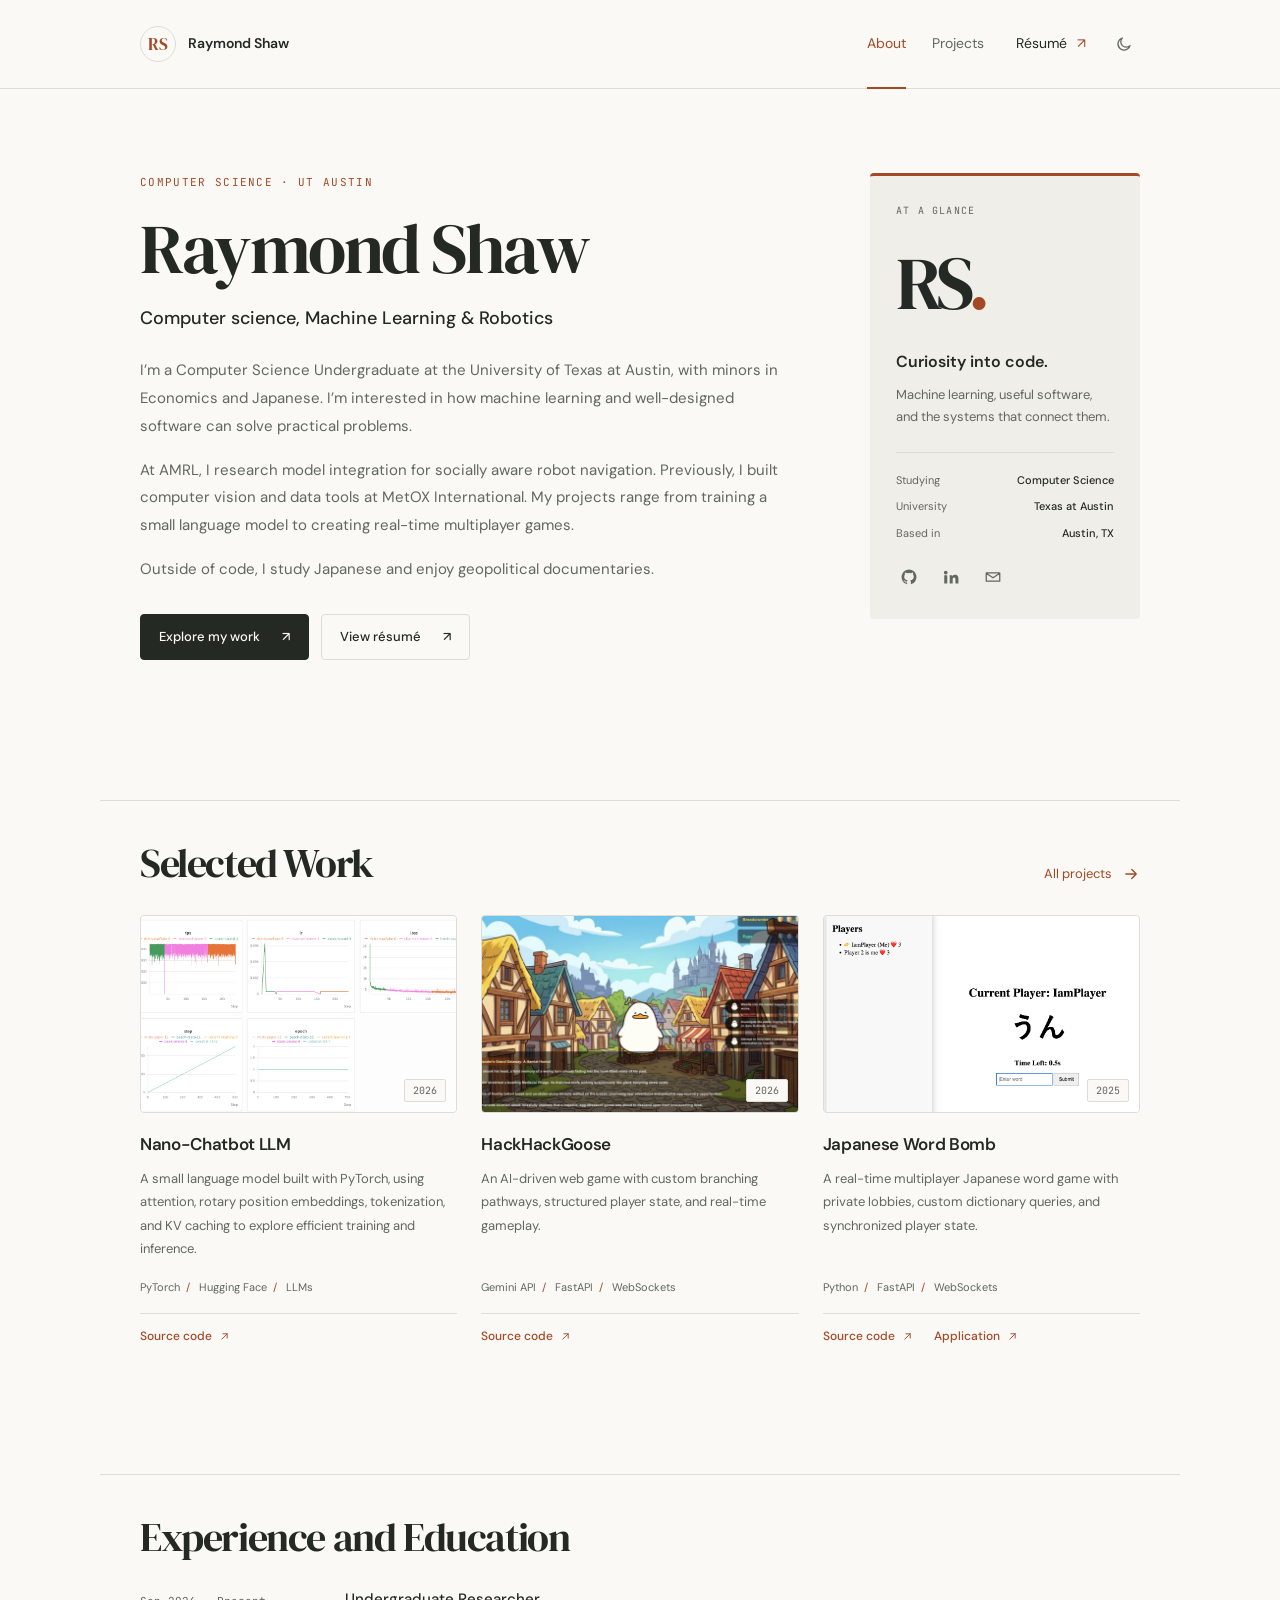
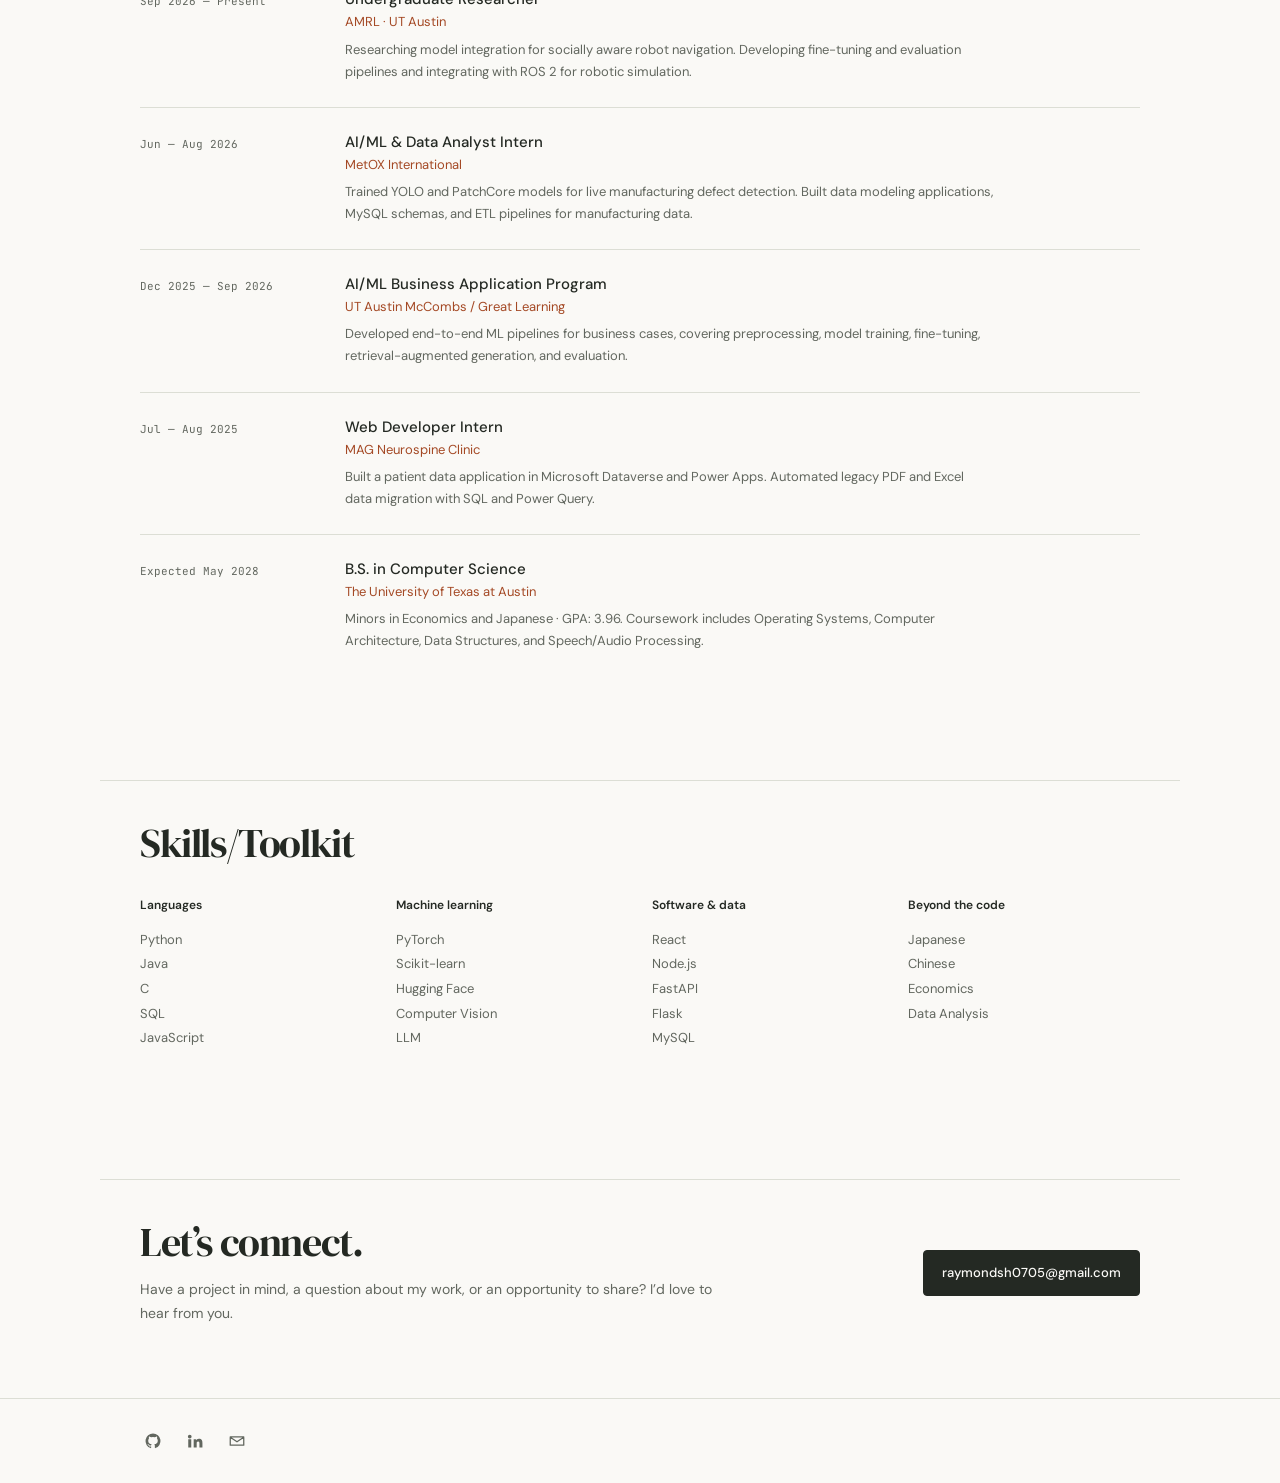
<file: index.html>
<!DOCTYPE html>
<html lang="en" data-theme="light">

<head>
  <meta charset="UTF-8" />
  <meta name="viewport" content="width=device-width, initial-scale=1.0" />
  <title>About</title>
  <meta name="description"
    content="Raymond Shaw — UT Austin computer science student building machine learning systems and useful software." />
  <link rel="icon" href="assets/img/favicon.svg" />

  <!-- Inline and before the stylesheet so the saved theme is set before first paint. -->
  <script>
    (function () {
      try {
        var saved = localStorage.getItem("portfolio-theme");
        document.documentElement.setAttribute(
          "data-theme",
          saved === "dark" ? "dark" : "light"
        );
      } catch (err) { }
    })();
  </script>

  <link rel="preconnect" href="https://fonts.gstatic.com" crossorigin />
  <link rel="stylesheet"
    href="https://fonts.googleapis.com/css2?family=DM+Sans:wght@400;500;600;700&family=DM+Serif+Display&family=JetBrains+Mono:wght@400;500&display=swap" />
  <link rel="stylesheet" href="assets/css/styles.css" />
</head>

<body>
  <a class="skip-link" href="#main">Skip to content</a>

  <header class="site-header">
    <div class="container site-header__inner">
      <a class="brand" href="index.html">
        <span class="brand__mark" data-brand-initials>RS</span>
        <span class="brand__name" data-site-name>Raymond Shaw</span>
      </a>

      <nav class="nav" aria-label="Main">
        <a class="nav__link is-current" aria-current="page" href="index.html">About</a>
        <a class="nav__link" href="projects.html">Projects</a>
      </nav>

      <div class="header-actions">
        <a class="header-resume" data-site-resume hidden>Résumé <span aria-hidden="true">↗</span></a>
        <ul class="social social--header" data-socials></ul>
        <button class="theme-toggle" type="button" data-theme-toggle aria-label="Toggle color theme">
          <svg class="icon icon--sun" viewBox="0 0 24 24" aria-hidden="true">
            <circle cx="12" cy="12" r="4.2" />
            <path
              d="M12 2v2.6M12 19.4V22M2 12h2.6M19.4 12H22M4.9 4.9l1.9 1.9M17.2 17.2l1.9 1.9M19.1 4.9l-1.9 1.9M6.8 17.2l-1.9 1.9" />
          </svg>
          <svg class="icon icon--moon" viewBox="0 0 24 24" aria-hidden="true">
            <path d="M20 14.2A8.2 8.2 0 1 1 9.8 4a6.6 6.6 0 0 0 10.2 10.2Z" />
          </svg>
        </button>
      </div>
    </div>
  </header>

  <main id="main">
    <section class="section hero">
      <div class="container hero__inner">
        <div class="hero__text">
          <p class="eyebrow">COMPUTER SCIENCE · UT AUSTIN</p>
          <h1 class="hero__title" data-site-name>Raymond Shaw</h1>
          <p class="hero__role" data-site-role></p>
          <div class="prose hero__intro" data-site-about></div>
          <div class="hero__actions">
            <a class="btn btn--primary" href="projects.html">Explore my work <span aria-hidden="true">↗</span></a>
            <a class="btn btn--ghost" data-site-resume hidden>View résumé <span aria-hidden="true">↗</span></a>
          </div>
        </div>
        <aside class="profile-note" aria-label="At a glance">
          <p class="section__label">At a glance</p>
          <div class="profile-note__monogram" aria-hidden="true">RS<span>.</span></div>
          <p class="profile-note__heading">Curiosity into code.</p>
          <p class="profile-note__text">Machine learning, useful software, and the systems that connect them.</p>
          <ul class="profile-facts">
            <li><span>Studying</span><strong>Computer Science</strong></li>
            <li><span>University</span><strong>Texas at Austin</strong></li>
            <li><span>Based in</span><strong data-site-location></strong></li>
          </ul>
          <ul class="social" data-socials></ul>
        </aside>
      </div>
    </section>

    <!-- ===================== FEATURED PROJECTS ===================== -->
    <section class="section" id="featured" data-featured-section hidden>
      <div class="container">
        <div class="section__head section__head--row reveal">
          <div>
            <h2 class="section__title">Selected Work</h2>
          </div>
          <a class="link-arrow" href="projects.html">
            All projects
            <svg class="icon" viewBox="0 0 24 24" aria-hidden="true">
              <path d="M5 12h13M13 6l6 6-6 6" />
            </svg>
          </a>
        </div>
        <div class="card-grid card-grid--three" data-featured-grid></div>
      </div>
    </section>

    <!-- ===================== EXPERIENCE ===================== -->
    <section class="section" id="experience" data-experience-section hidden>
      <div class="container">
        <div class="section__head reveal">
          <h2 class="section__title">Experience and Education</h2>
        </div>
        <ol class="timeline" data-site-experience></ol>
      </div>
    </section>

    <!-- ===================== SKILLS ===================== -->
    <section class="section" id="skills">
      <div class="container">
        <div class="section__head reveal">
          <h2 class="section__title">Skills/Toolkit</h2>
        </div>
        <div class="skills" data-site-skills></div>
      </div>
    </section>

    <!-- ===================== CONTACT ===================== -->
    <section class="section section--contact">
      <div class="container">
        <div class="contact-card reveal">
          <h2 class="contact-card__title">Let’s connect.</h2>
          <p class="contact-card__text">
            Have a project in mind, a question about my work, or an opportunity to share? I’d love to hear from you.
          </p>
          <a class="btn btn--primary" href="#" data-site-email-link>
            <span data-site-email>you@example.com</span>
          </a>
        </div>
      </div>
    </section>
  </main>

  <footer class="site-footer">
    <div class="container site-footer__inner">
      <ul class="social" data-socials></ul>
    </div>
  </footer>

  <script src="data/content.js"></script>
  <script src="assets/js/main.js"></script>
</body>

</html>
</file>
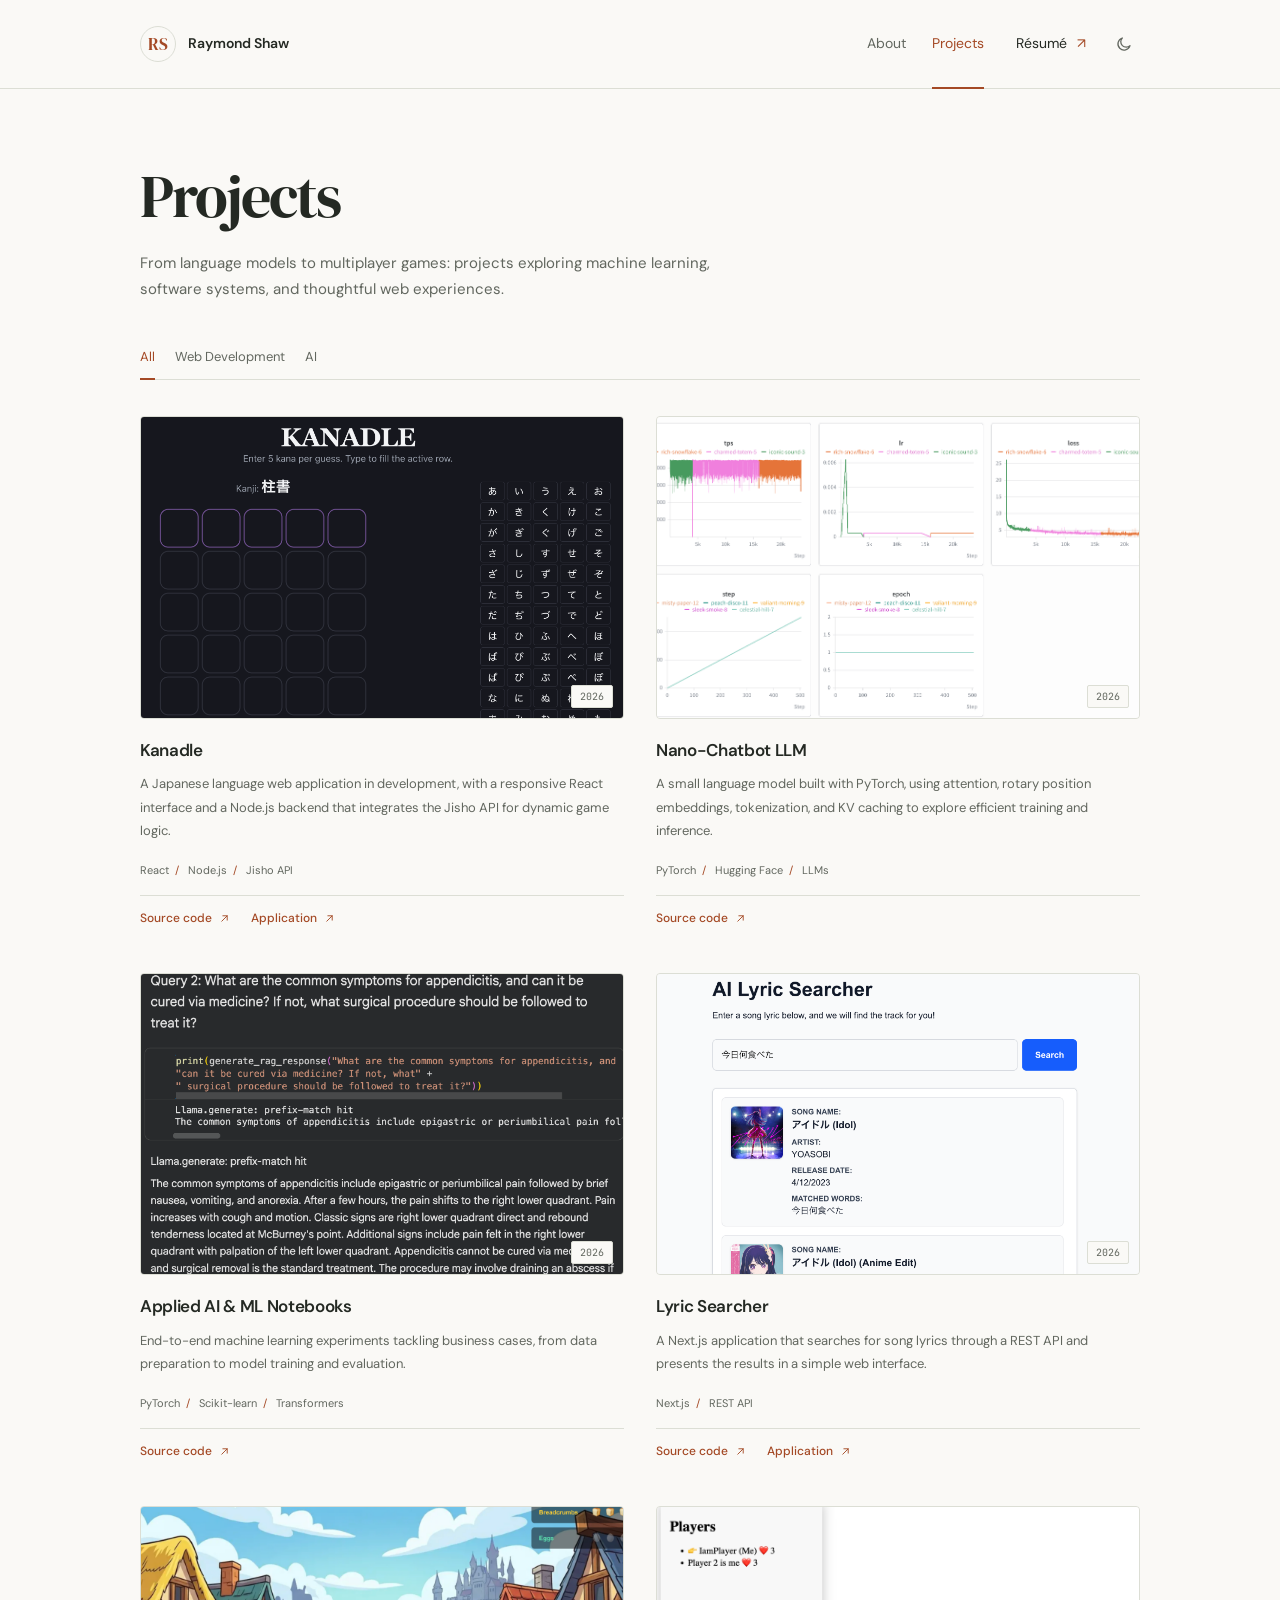
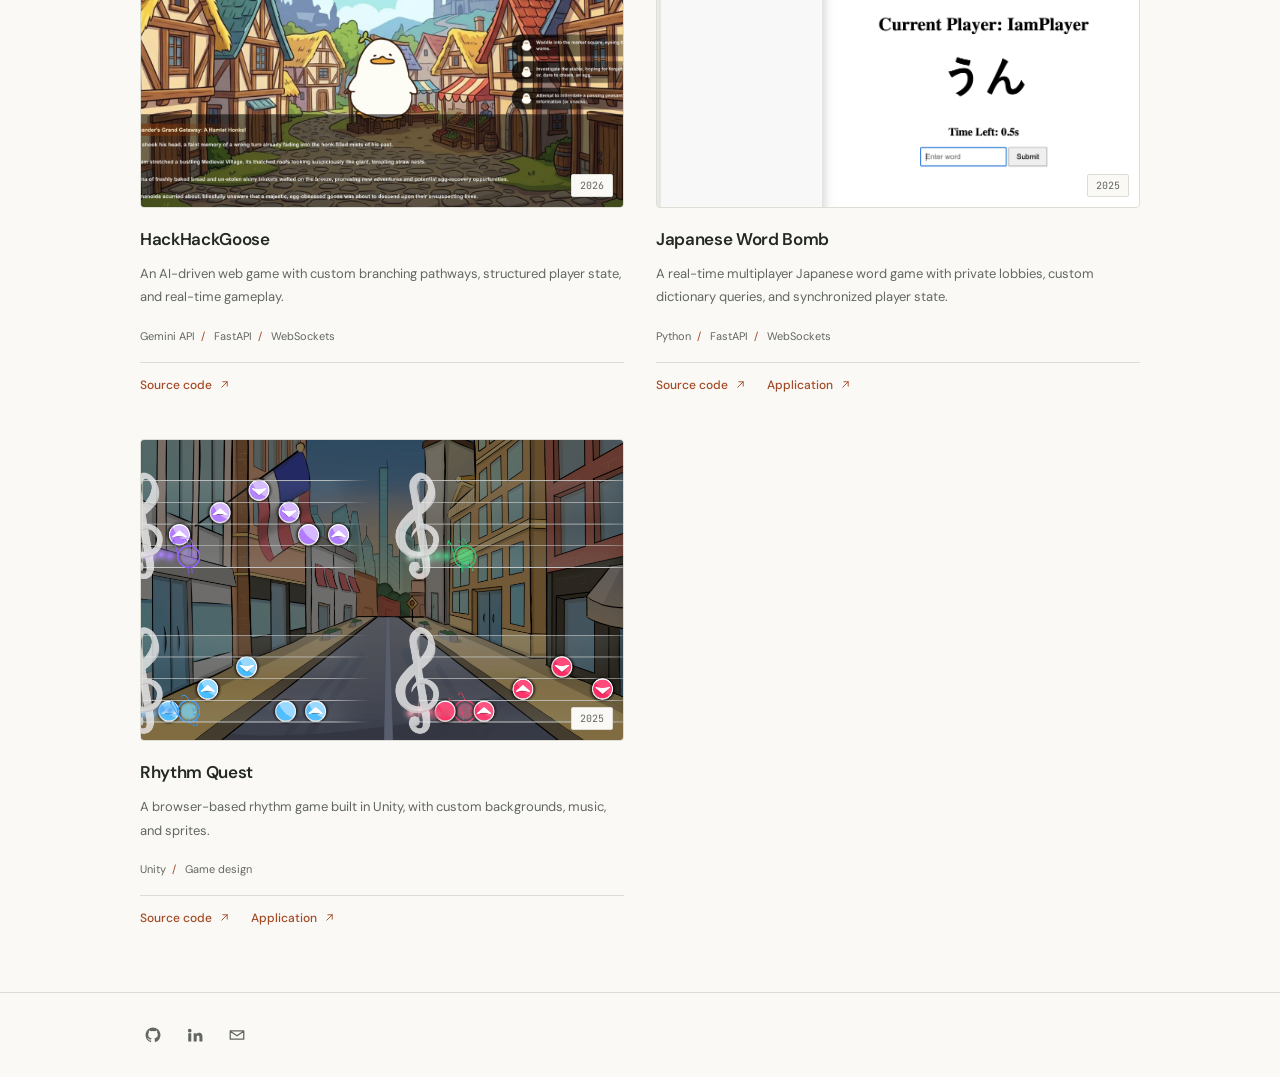
<file: projects.html>
<!DOCTYPE html>
<html lang="en" data-theme="light">

<head>
  <meta charset="UTF-8" />
  <meta name="viewport" content="width=device-width, initial-scale=1.0" />
  <title>Projects</title>
  <meta name="description" content="Selected projects, experiments, and open source work." />
  <link rel="icon" href="assets/img/favicon.svg" />

  <!-- Inline and before the stylesheet so the saved theme is set before first paint. -->
  <script>
    (function () {
      try {
        var saved = localStorage.getItem("portfolio-theme");
        document.documentElement.setAttribute(
          "data-theme",
          saved === "dark" ? "dark" : "light"
        );
      } catch (err) { }
    })();
  </script>

  <link rel="preconnect" href="https://fonts.gstatic.com" crossorigin />
  <link rel="stylesheet"
    href="https://fonts.googleapis.com/css2?family=DM+Sans:wght@400;500;600;700&family=DM+Serif+Display&family=JetBrains+Mono:wght@400;500&display=swap" />
  <link rel="stylesheet" href="assets/css/styles.css" />
</head>

<body>
  <a class="skip-link" href="#main">Skip to content</a>

  <header class="site-header">
    <div class="container site-header__inner">
      <a class="brand" href="index.html">
        <span class="brand__mark" data-brand-initials>RS</span>
        <span class="brand__name" data-site-name>Raymond Shaw</span>
      </a>

      <nav class="nav" aria-label="Main">
        <a class="nav__link" href="index.html">About</a>
        <a class="nav__link is-current" aria-current="page" href="projects.html">Projects</a>
      </nav>

      <div class="header-actions">
        <a class="header-resume" data-site-resume hidden>Résumé <span aria-hidden="true">↗</span></a>
        <ul class="social social--header" data-socials></ul>
        <button class="theme-toggle" type="button" data-theme-toggle aria-label="Toggle color theme">
          <svg class="icon icon--sun" viewBox="0 0 24 24" aria-hidden="true">
            <circle cx="12" cy="12" r="4.2" />
            <path
              d="M12 2v2.6M12 19.4V22M2 12h2.6M19.4 12H22M4.9 4.9l1.9 1.9M17.2 17.2l1.9 1.9M19.1 4.9l-1.9 1.9M6.8 17.2l-1.9 1.9" />
          </svg>
          <svg class="icon icon--moon" viewBox="0 0 24 24" aria-hidden="true">
            <path d="M20 14.2A8.2 8.2 0 1 1 9.8 4a6.6 6.6 0 0 0 10.2 10.2Z" />
          </svg>
        </button>
      </div>
    </div>
  </header>

  <main id="main">
    <section class="section page-head">
      <div class="container">
        <div class="reveal">
          <h1 class="page-head__title">Projects</h1>
          <p class="page-head__lead">
            From language models to multiplayer games: projects exploring machine learning, software systems, and
            thoughtful web experiences.
          </p>
        </div>

        <div class="filters reveal" data-delay="1" data-filters role="group" aria-label="Filter projects by tag"></div>
      </div>
    </section>

    <section class="section section--tight">
      <div class="container">
        <div class="card-grid" data-projects-grid></div>
        <p class="empty-state" data-empty hidden>No projects match that filter.</p>
      </div>
    </section>
  </main>

  <footer class="site-footer">
    <div class="container site-footer__inner">
      <ul class="social" data-socials></ul>
    </div>
  </footer>

  <script src="data/content.js"></script>
  <script src="assets/js/main.js"></script>
</body>

</html>
</file>
<file: assets/css/styles.css>
:root {
  color-scheme: light;
  --bg: #faf9f6; --surface: #f0eee8; --text: #242923; --muted: #62675f;
  --accent: #a44925; --border: #dcded5; --font: 'DM Sans', system-ui, sans-serif;
  --serif: 'DM Serif Display', Georgia, serif; --mono: 'JetBrains Mono', monospace;
}
[data-theme="dark"] { color-scheme: dark; --bg: #1b211e; --surface: #242c27; --text: #f2f1e9; --muted: #b3bdb3; --accent: #efa782; --border: #3b463d; }
*, *::before, *::after { box-sizing: border-box; }
html { scroll-behavior: smooth; -webkit-text-size-adjust: 100%; }
body { margin: 0; font: 16px/1.7 var(--font); background: var(--bg); color: var(--text); -webkit-font-smoothing: antialiased; }
h1,h2,h3,p { margin: 0; }
h1,h2 { font-family: var(--serif); font-weight: 400; line-height: 1.1; letter-spacing: -.035em; }
h3 { line-height: 1.4; }
a { color: inherit; text-decoration: none; }
button { font: inherit; cursor: pointer; color: inherit; }
a, button { -webkit-tap-highlight-color: transparent; }
a:hover { color: var(--accent); }
img { display: block; max-width: 100%; }
ul,ol { list-style: none; padding: 0; margin: 0; }
[hidden] { display: none !important; }
:focus-visible { outline: 2px solid var(--accent); outline-offset: 5px; }
::selection { background: var(--accent); color: var(--bg); }
.container { width: min(1080px, 100%); padding-inline: 40px; margin-inline: auto; }
.icon { width: 18px; height: 18px; fill: none; stroke: currentColor; stroke-width: 1.7; stroke-linecap: round; stroke-linejoin: round; flex: none; }
.skip-link { position: fixed; left: 20px; top: -70px; z-index: 100; padding: 8px 16px; background: var(--text); color: var(--bg); }
.skip-link:focus { top: 10px; }
.site-header { position: sticky; top: 0; z-index: 50; background: var(--bg); border-bottom: 1px solid var(--border); }
.site-header__inner { display: flex; align-items: center; gap: 32px; min-height: 88px; }
.brand { display: flex; align-items: center; gap: 12px; margin-right: auto; }
.brand__mark { font: 17px var(--serif); color: var(--accent); border: 1px solid var(--border); width: 36px; height: 36px; display: grid; place-items: center; border-radius: 50%; }
.brand__name { font-size: 14px; font-weight: 600; }
.nav { display: flex; gap: 26px; align-self: stretch; }
.nav__link { display: flex; align-items: center; position: relative; font-size: 14px; color: var(--muted); }
.nav__link.is-current { color: var(--accent); }
.nav__link.is-current::after { content: ''; position: absolute; bottom: -1px; left: 0; right: 0; height: 2px; background: var(--accent); }
.header-actions { display: flex; align-items: center; gap: 22px; }
.header-resume { font-size: 14px; }
.header-resume span { margin-left: 6px; color: var(--accent); }
.social--header { display: none !important; }
.theme-toggle { border: 0; background: none; width: 32px; height: 32px; display: grid; place-items: center; color: var(--muted); }
.theme-toggle .icon { grid-area: 1/1; }
[data-theme="dark"] .icon--moon, [data-theme="light"] .icon--sun { display: none; }
.section { padding-block: 64px; }
.hero { padding-block: 84px 76px; }
.hero__inner { display: grid; grid-template-columns: minmax(0,1fr) 270px; align-items: start; gap: 76px; }
.eyebrow, .section__label { font: 11px/1.7 var(--mono); letter-spacing: .12em; text-transform: uppercase; color: var(--accent); margin-bottom: 18px; }
.hero__title { font-size: clamp(48px, 6vw, 70px); }
.hero__role { font-size: 18px; margin-top: 16px; font-weight: 500; }
.prose { color: var(--muted); display: grid; gap: 16px; max-width: 66ch; }
.hero__intro { margin-top: 24px; font-size: 15px; line-height: 1.85; }
.hero__actions { margin-top: 30px; display: flex; flex-wrap: wrap; gap: 12px; }
.btn { display: inline-flex; align-items: center; gap: 22px; padding: 11px 18px; border: 1px solid var(--border); border-radius: 4px; font-size: 13px; font-weight: 500; transition: background .2s, color .2s; }
.btn--primary { color: var(--bg); background: var(--text); border-color: var(--text); }
.btn--primary:hover { background: var(--accent); color: var(--bg); border-color: var(--accent); }
.btn--ghost:hover { background: var(--surface); }
.profile-note { background: var(--surface); border-radius: 4px; padding: 26px; border-top: 3px solid var(--accent); }
.profile-note .section__label { color: var(--muted); font-size: 10px; }
.profile-note__monogram { font: 74px/1.1 var(--serif); letter-spacing: -.08em; margin: 24px 0; }
.profile-note__monogram span { color: var(--accent); }
.profile-note__heading { font-size: 16px; font-weight: 600; }
.profile-note__text { font-size: 13px; color: var(--muted); margin-top: 8px; }
.profile-facts { margin: 24px 0 18px; border-top: 1px solid var(--border); padding-top: 18px; display: grid; gap: 8px; }
.profile-facts li { display: flex; justify-content: space-between; gap: 10px; font-size: 11px; }
.profile-facts span { color: var(--muted); }
.profile-facts strong { font-weight: 500; }
.social { display: flex; gap: 16px; }
.social a, .social button { display: grid; place-items: center; width: 26px; height: 32px; color: var(--muted); background: none; border: 0; padding: 0; }
.social a:hover, .social button:hover { color: var(--accent); }
.section:not(.hero) > .container { border-top: 1px solid var(--border); padding-top: 40px; }
.section__head { margin-bottom: 30px; }
.section__label { margin-bottom: 10px; }
.section__title { font-size: clamp(30px,4vw,40px); }
.section__head--row { display: flex; justify-content: space-between; align-items: end; gap: 20px; }
.link-arrow { display: flex; align-items: center; gap: 10px; font-size: 13px; color: var(--accent); white-space: nowrap; }
.card-grid { display: grid; grid-template-columns: repeat(2,minmax(0,1fr)); gap: 44px 32px; }
.card-grid--three { grid-template-columns: repeat(3,minmax(0,1fr)); gap: 24px; }
.card { display: flex; flex-direction: column; min-width: 0; }
.card__media { position: relative; aspect-ratio: 16/10; background: var(--surface); border: 1px solid var(--border); border-radius: 4px; overflow: hidden; }
.card__media img { width: 100%; height: 100%; object-fit: cover; object-position: top; transition: transform .3s; }
.card:hover .card__media img { transform: scale(1.025); }
.card__year { position: absolute; bottom: 10px; right: 10px; background: var(--bg); color: var(--muted); padding: 2px 8px; font: 10px/1.7 var(--mono); border: 1px solid var(--border); border-radius: 2px; }
.card__body { padding: 20px 0 16px; display: flex; flex-direction: column; gap: 10px; flex: 1; }
.card__title { font-size: 17px; font-weight: 600; letter-spacing: -.02em; }
.card__summary { font-size: 13px; color: var(--muted); line-height: 1.8; }
.tags { display: flex; flex-wrap: wrap; gap: 6px; }
.tag { font-size: 11px; color: var(--muted); }
.tag + .tag::before { content: ' / '; padding-right: 6px; color: var(--accent); }
.card__tags { margin-top: auto; padding-top: 8px; }
.card__links { display: flex; gap: 20px; border-top: 1px solid var(--border); padding-top: 12px; }
.card__link { display: inline-flex; gap: 6px; align-items: center; color: var(--accent); font-size: 12px; font-weight: 500; }
.card__link .icon { width: 13px; height: 13px; }
.timeline { display: grid; }
.timeline li { display: grid; grid-template-columns: 175px 1fr; gap: 7px 30px; padding: 24px 0; border-bottom: 1px solid var(--border); }
.timeline li:first-child { padding-top: 0; }
.timeline li:last-child { border-bottom: 0; padding-bottom: 0; }
.timeline__period { font: 11px/1.8 var(--mono); color: var(--muted); padding-top: 3px; }
.timeline__title { font-size: 15px; font-weight: 500; }
.timeline__org { display: block; color: var(--accent); font-size: 13px; font-weight: 400; margin-top: 3px; }
.timeline__detail { grid-column: 2; font-size: 13px; color: var(--muted); max-width: 72ch; }
.skills { display: grid; grid-template-columns: repeat(4,minmax(0,1fr)); gap: 24px; }
.skill-group__name { font-size: 12px; font-weight: 600; margin-bottom: 12px; }
.skill-group .tags { display: block; }
.skill-group .tag { font-size: 13px; line-height: 1.9; }
.skill-group .tag::before { content: none; }
.section--contact { padding-bottom: 72px; }
.contact-card { display: grid; grid-template-columns: 1fr auto; gap: 14px 40px; align-items: center; }
.contact-card__title { font: 40px/1.1 var(--serif); }
.contact-card__text { font-size: 14px; color: var(--muted); max-width: 58ch; }
.contact-card .btn { grid-column: 2; grid-row: 1/3; }
.site-footer { border-top: 1px solid var(--border); padding-block: 26px; }
.site-footer__inner { display: flex; align-items: center; justify-content: space-between; gap: 20px; }
.site-footer__copy { font-size: 11px; color: var(--muted); }
.page-head { padding-block: 74px 36px; }
.page-head > .container { border-top: 0 !important; padding-top: 0 !important; }
.page-head__title { font-size: clamp(40px,6vw,60px); }
.page-head__lead { margin-top: 22px; color: var(--muted); font-size: 15px; max-width: 62ch; }
.section--tight { padding-top: 0; }
.section--tight > .container { border-top: 0 !important; padding-top: 0 !important; }
.filters { display: flex; flex-wrap: wrap; gap: 20px; margin-top: 34px; border-bottom: 1px solid var(--border); }
.filter { border: 0; border-bottom: 2px solid transparent; background: none; padding: 10px 0; font-size: 13px; color: var(--muted); margin-bottom: -1px; }
.filter.is-active { color: var(--accent); border-bottom-color: var(--accent); }
.empty-state { padding: 50px 0; color: var(--muted); }
.copy-toast { position: fixed; bottom: 20px; left: 50%; transform: translateX(-50%); padding: 12px 20px; background: var(--text); color: var(--bg); border-radius: 4px; opacity: 0; pointer-events: none; font-size: 13px; }
.copy-toast.is-visible { opacity: 1; }
@media (max-width: 860px) {
 .hero__inner { grid-template-columns: minmax(0,1fr) 235px; gap: 32px; }
 .hero { padding-top: 56px; }
 .card-grid--three { grid-template-columns: 1fr; }
 .card-grid--three .card { display: grid; grid-template-columns: 240px 1fr; column-gap: 24px; }
 .card-grid--three .card__media { grid-row: 1/3; }
 .card-grid--three .card__body { padding-top: 0; }
 .skills { grid-template-columns: repeat(2,minmax(0,1fr)); }
 .contact-card { display: block; }
 .contact-card__text { margin: 16px 0 24px; }
}
@media (max-width: 620px) {
 .container { padding-inline: 24px; }
 .site-header__inner { min-height: 72px; gap: 18px; }
 .brand__name, .header-resume { display: none; }
 .nav { gap: 22px; }
 .header-actions { margin-left: auto; }
 .hero__inner { grid-template-columns: 1fr; gap: 36px; }
 .hero { padding-block: 48px; }
 .hero__title { font-size: 52px; }
 .hero__role { font-size: 16px; }
 .profile-note { padding: 22px; }
 .profile-note__monogram { display: none; }
 .profile-facts { margin-top: 18px; }
 .section { padding-block: 34px; }
 .section__head--row { align-items: start; flex-direction: column; gap: 16px; }
 .card-grid, .card-grid--three { grid-template-columns: 1fr; gap: 34px; }
 .card-grid--three .card { display: flex; }
 .card-grid--three .card__body { padding-top: 18px; }
 .timeline li { grid-template-columns: 1fr; gap: 8px; }
 .timeline__detail { grid-column: 1; }
 .page-head { padding-block: 50px 30px; }
 .site-footer__inner { flex-wrap: wrap; }
}
@media (prefers-reduced-motion: reduce) { html { scroll-behavior: auto; } *,*::before,*::after { transition: none !important; animation: none !important; } }
</file>
